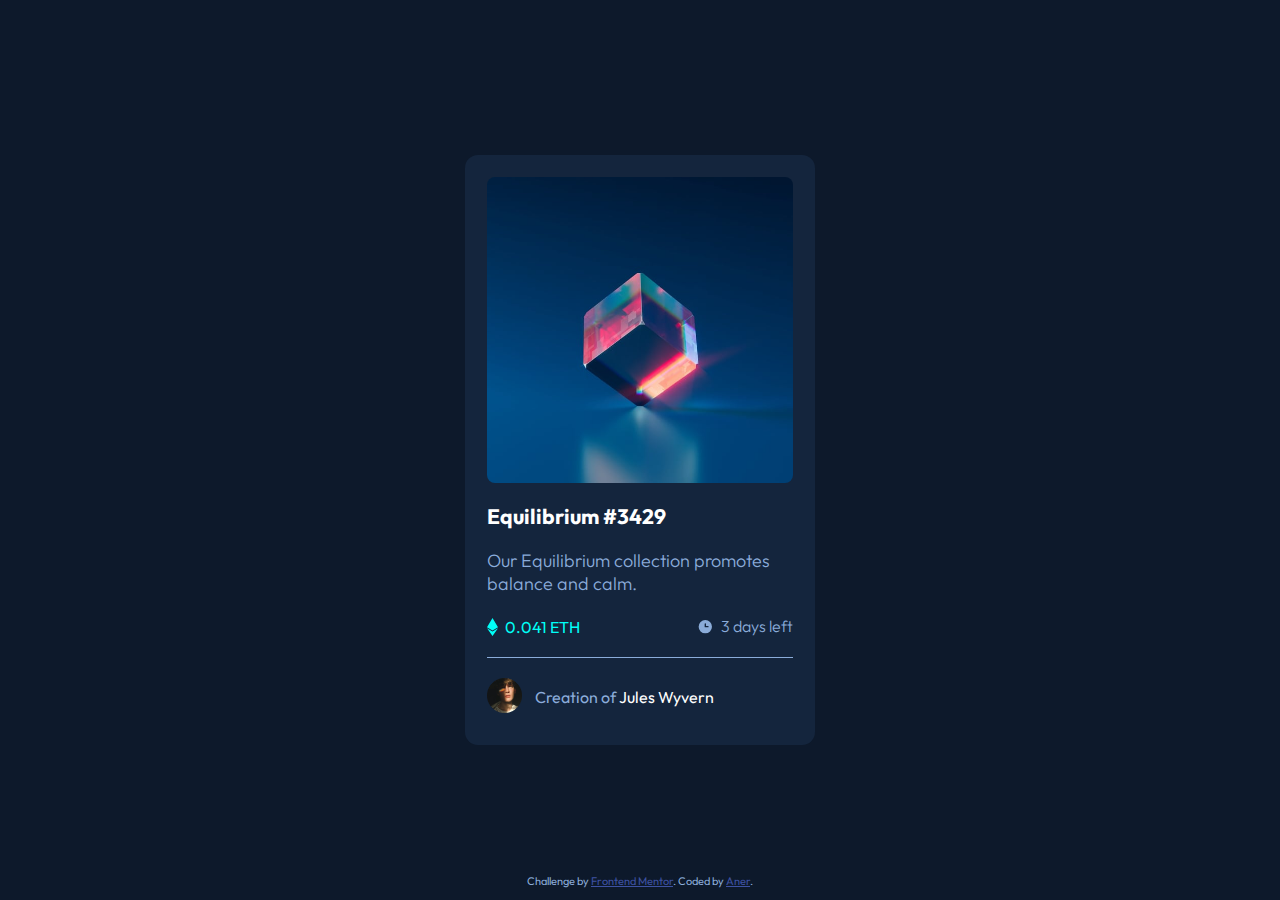
<file: index.html>
<!DOCTYPE html>
<html lang="en">
<head>
  <meta charset="UTF-8">
  <meta name="viewport" content="width=device-width, initial-scale=1.0"> <!-- displays site properly based on user's device -->

  <Link rel="stylesheet" href="./style.css">
  <link rel="preconnect" href="https://fonts.googleapis.com">
  <link rel="preconnect" href="https://fonts.gstatic.com" crossorigin>
  <title>Frontend Mentor | NFT preview card component</title>

  <!-- Feel free to remove these styles or customise in your own stylesheet 👍 -->
  <style>
    .attribution { font-size: 11px; text-align: center; }
    .attribution a { color: hsl(228, 45%, 44%); }
  </style>
</head>
<body>

  <div class="page">
    <div class="card">
      <div class="image">
        <img src="./images/image-equilibrium.jpg" alt="Equilibrium" class="imgeq">
        <div class="faded"></div>
        <img src="./images/icon-view.svg" alt="view" class="eye">
      </div>
      <div class="content">
        <h3 class="name pt-20">Equilibrium #3429</h3>
        <div class="description pt-20">Our Equilibrium collection promotes balance and calm.</div>
        <div class="pr-dl pt-20">
          <div class="price"> <img src="./images/icon-ethereum.svg" alt="ethereum">0.041 ETH</div>
          <div class="dayleft"> <img src="./images/icon-clock.svg" alt="clock" class="clock">3 days left</div>
        </div>

        <div class="creation"> <img src="./images/image-avatar.png" alt="ava" class="ava"> 
          <p>Creation of <a class="creator">Jules Wyvern</a> </div></p>
        </div>
    </div>
  </div>

  <div class="attribution">
    Challenge by <a href="https://www.frontendmentor.io?ref=challenge" target="_blank">Frontend Mentor</a>. 
    Coded by <a href="#">Aner</a>.
  </div>
</body>
</html>
</file>
<file: style.css>
@import url('https://fonts.googleapis.com/css2?family=Outfit:wght@300;400;600&display=swap');

* {
    margin: 0;
    padding: 0;
    box-sizing: border-box;
}

body {
    font-family: "Outfit";
    font-size: 18px;
}

.page {
    display: flex;
    justify-content: center;
    align-items: center;
    background-color: hsl(217, 54%, 11%);
    color: white;
    height: 100vh;
}

.card {
    width: 350px;
    height: 590px;
    background-color: hsl(216, 50%, 16%);
    padding: 22px;
    border-radius: 13px;
}

.image {
    position: relative;
    height: 306px;
}

.image > .imgeq {
    max-width: 100%;
    border-radius: 8px;
    z-index: 1;
}

.image > .eye {
    z-index: 3;
    display: block;
    position: absolute;
    top: 50%;
    left: 50%;
    transform: translate(-50%,-50%);
    opacity: 0;
    transition: 0.5s ease-in-out;
}

.faded {
    position: absolute;
    top: 0%;
    z-index: 2;
    background-color: hsl(178, 100%, 50%);
    height: 306px;
    width: 306px;
    border-radius: 8px;
    opacity: 0;
    transition: 0.5s ease-in-out;
}

.image:hover .eye{
    opacity: 1;
}

.image:hover .faded {
    opacity: 0.5;
}

.pt-20 {
    padding-top: 20px;
}

.description {
    font-weight: 300;
    color: hsl(215, 51%, 70%);
}

.pr-dl {
    display: grid;
    grid-template-columns: 1fr 1fr;
    font-size: 16px;
    padding-bottom: 20px;
}

.price {
    color: hsl(178, 100%, 50%);
    font-weight: 400;
}

.dayleft {
    text-align: right;
    color: hsl(215, 51%, 70%);
    font-weight: 300;
}

.price >img, .dayleft >img {
    padding-right: 7px;
    transform: translateY(3px);
}

.creation {
    border-top: solid 1px hsl(215, 51%, 70%);
    font-size: 16px;
    color: hsl(215, 51%, 70%);
    padding-top: 20px;
}

.creation > p {
    display: inline-block;
    padding-left: 10px;
    transform: translateY(-10px);
}

.creation > p > a {
    color: white;
}

.creation >p >a:hover, .name:hover {
    color: hsl(178, 100%, 50%);
}

.creation > img {
    max-width: 35px;
}

.attribution {
    position: absolute;
    bottom: 12px;
    left: 50%;
    transform: translateX(-50%) ;
    color: hsl(215, 51%, 70%);
}

::selection {
    background-color: hsl(178, 100%, 30%);
    color: white;
}
</file>
